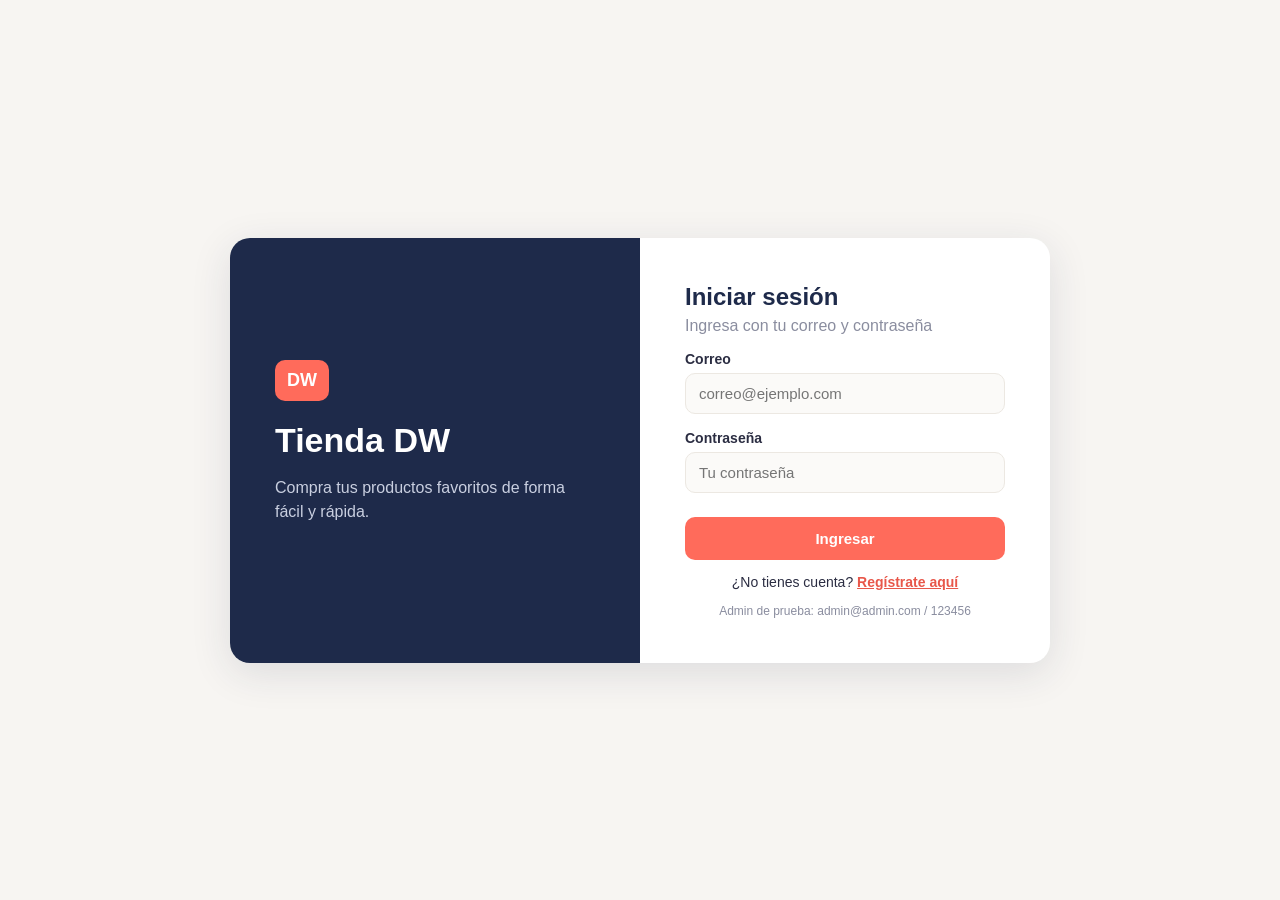
<file: index.html>
<!DOCTYPE html>
<html lang="es">
<head>
  <meta charset="UTF-8">
  <meta name="viewport" content="width=device-width, initial-scale=1.0">
  <title>Login - Tienda DW</title>
  <link rel="stylesheet" href="css/styles.css">
</head>
<body class="pagina-login">

  <div class="login">
    <div class="login-lado">
      <span class="logo-cuadro">DW</span>
      <h1>Tienda DW</h1>
      <p>Compra tus productos favoritos de forma fácil y rápida.</p>
    </div>

    <div class="login-form">
      <h2>Iniciar sesión</h2>
      <p class="subtitulo">Ingresa con tu correo y contraseña</p>

      <form id="formLogin" novalidate>
        <label for="correo">Correo</label>
        <input type="email" id="correo" placeholder="correo@ejemplo.com">

        <label for="contrasena">Contraseña</label>
        <input type="password" id="contrasena" placeholder="Tu contraseña">

        <button type="submit">Ingresar</button>
      </form>

      <p id="mensaje" class="mensaje"></p>

      <p class="texto-centro">¿No tienes cuenta? <a href="registro.html">Regístrate aquí</a></p>
      <p class="nota">Admin de prueba: admin@admin.com / 123456</p>
    </div>
  </div>

  <script src="js/datos.js"></script>
  <script src="js/login.js"></script>
</body>
</html>
</file>
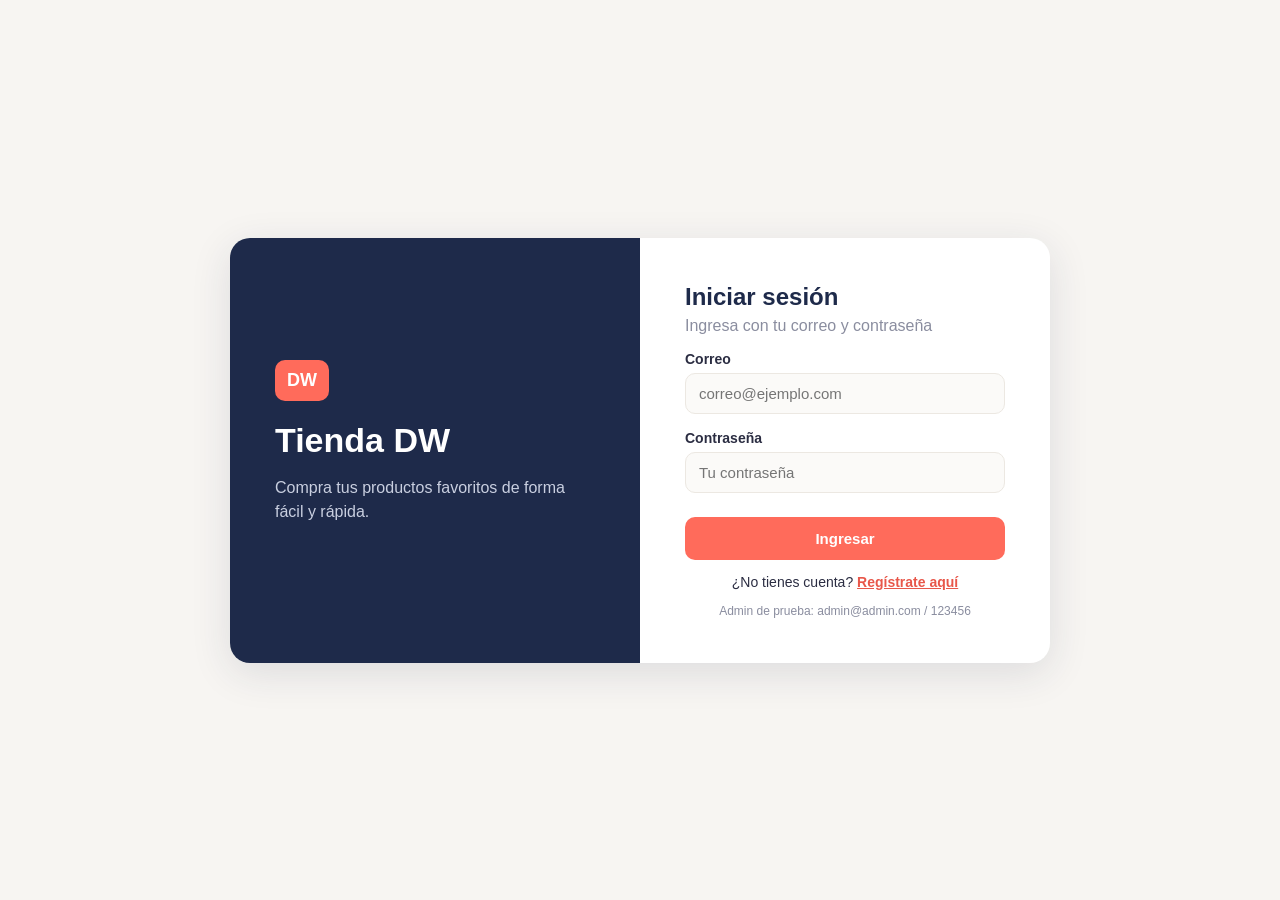
<file: clientes.html>
<!DOCTYPE html>
<html lang="es">
<head>
  <meta charset="UTF-8">
  <meta name="viewport" content="width=device-width, initial-scale=1.0">
  <title>Clientes - Tienda DW</title>
  <link rel="stylesheet" href="css/styles.css">
</head>
<body>

  <nav id="menu" class="menu"></nav>

  <main class="contenedor">

    <!-- Vista del administrador: listado de clientes -->
    <section id="seccionAdmin" class="oculto">
      <h1>Clientes</h1>
      <p class="subtitulo">Listado de clientes registrados.</p>
      <div class="tarjeta">
        <div class="tabla-scroll">
          <table>
            <thead>
              <tr>
                <th>Id</th>
                <th>Nombre</th>
                <th>Apellido</th>
                <th>Correo</th>
                <th>Fecha</th>
              </tr>
            </thead>
            <tbody id="tablaClientes"></tbody>
          </table>
        </div>
      </div>
    </section>

    <!-- Vista del cliente: su propio perfil -->
    <section id="seccionPerfil" class="oculto">
      <h1>Mi perfil</h1>
      <p class="subtitulo">Estos son tus datos como cliente.</p>

      <div id="avisoDatos" class="aviso oculto">
        Es tu primer ingreso. Debes completar tus datos antes de realizar una compra.
      </div>

      <p id="mensaje" class="mensaje"></p>

      <div class="tarjeta">
        <form id="formCliente" novalidate>
          <label for="nombre">Nombre</label>
          <input type="text" id="nombre">

          <label for="apellido">Apellido</label>
          <input type="text" id="apellido">

          <label for="correo">Correo</label>
          <input type="email" id="correo">

          <label for="fecha">Fecha de registro</label>
          <input type="text" id="fecha" readonly>

          <div class="botones">
            <button type="submit">Guardar</button>
          </div>
        </form>
      </div>
    </section>

  </main>

  <script src="js/datos.js"></script>
  <script src="js/clientes.js"></script>
</body>
</html>
</file>
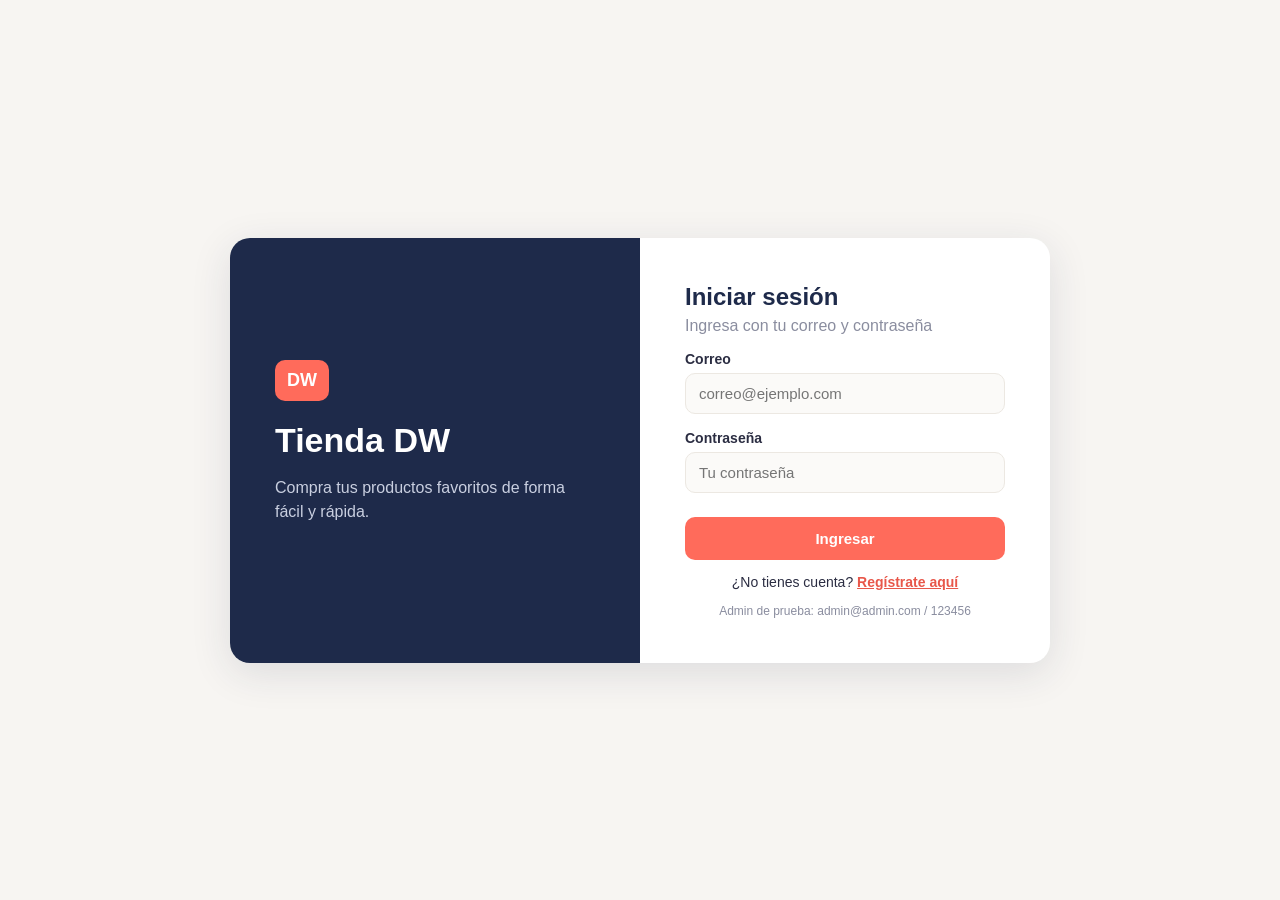
<file: compra.html>
<!DOCTYPE html>
<html lang="es">
<head>
  <meta charset="UTF-8">
  <meta name="viewport" content="width=device-width, initial-scale=1.0">
  <title>Compra - Tienda DW</title>
  <link rel="stylesheet" href="css/styles.css">
</head>
<body>

  <nav id="menu" class="menu"></nav>

  <main class="contenedor">
    <h1>Compra</h1>
    <p class="subtitulo">Elige los productos y la cantidad que quieres comprar.</p>

    <div id="avisoDatos" class="aviso oculto">
      Debes completar tus datos antes de realizar una compra.
      <a href="clientes.html">Completar mis datos</a>
    </div>

    <div id="avisoProductos" class="aviso oculto">
      No hay productos disponibles para realizar una compra.
    </div>

    <p id="mensaje" class="mensaje"></p>

    <div id="zonaCompra" class="oculto">
      <div id="listaProductos" class="lista-productos"></div>

      <div class="tarjeta">
        <h2>Resumen de la compra</h2>
        <div class="tabla-scroll">
          <table>
            <thead>
              <tr>
                <th>Producto</th>
                <th>Cantidad</th>
                <th>Valor unitario</th>
                <th>Subtotal</th>
                <th></th>
              </tr>
            </thead>
            <tbody id="tablaResumen"></tbody>
          </table>
        </div>

        <div class="pie-resumen">
          <p class="total">Total: <span id="total">$0</span></p>
          <button id="btnConfirmar">Confirmar compra</button>
        </div>
      </div>
    </div>
  </main>

  <script src="js/datos.js"></script>
  <script src="js/compra.js"></script>
</body>
</html>
</file>
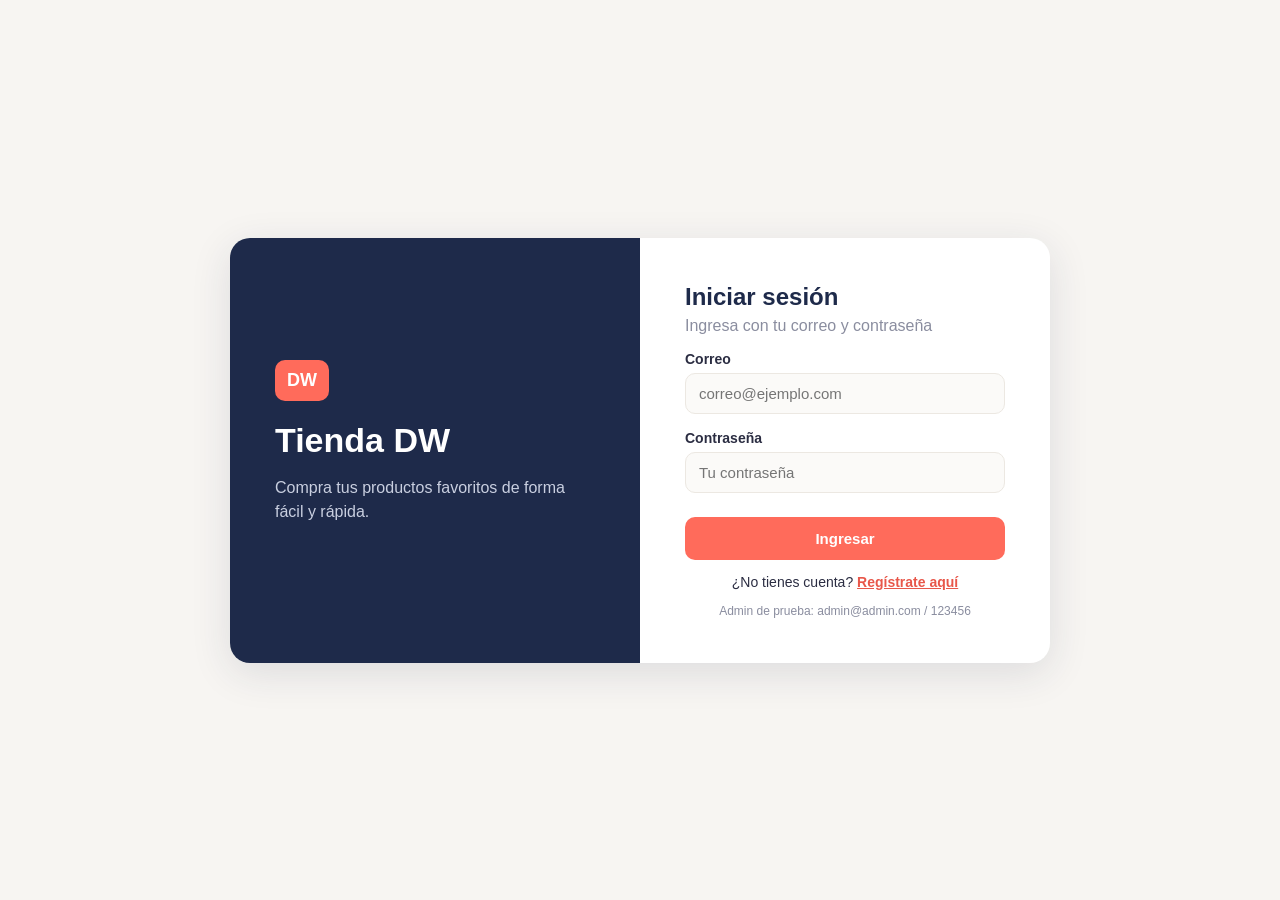
<file: compras.html>
<!DOCTYPE html>
<html lang="es">
<head>
  <meta charset="UTF-8">
  <meta name="viewport" content="width=device-width, initial-scale=1.0">
  <title>Compras - Tienda DW</title>
  <link rel="stylesheet" href="css/styles.css">
</head>
<body>

  <nav id="menu" class="menu"></nav>

  <main class="contenedor">
    <h1 id="titulo">Compras</h1>
    <p class="subtitulo">Historial de compras realizadas.</p>

    <div class="tarjeta">
      <div class="tabla-scroll">
        <table>
          <thead>
            <tr>
              <th>Id compra</th>
              <th>Cliente</th>
              <th>Fecha</th>
              <th>Total</th>
              <th>Acción</th>
            </tr>
          </thead>
          <tbody id="tablaCompras"></tbody>
        </table>
      </div>
    </div>

    <div id="seccionDetalle" class="tarjeta oculto">
      <h2 id="tituloDetalle">Detalle de la compra</h2>
      <div class="tabla-scroll">
        <table>
          <thead>
            <tr>
              <th>Producto</th>
              <th>Cantidad</th>
              <th>Valor</th>
            </tr>
          </thead>
          <tbody id="tablaDetalle"></tbody>
        </table>
      </div>
    </div>
  </main>

  <script src="js/datos.js"></script>
  <script src="js/compras.js"></script>
</body>
</html>
</file>
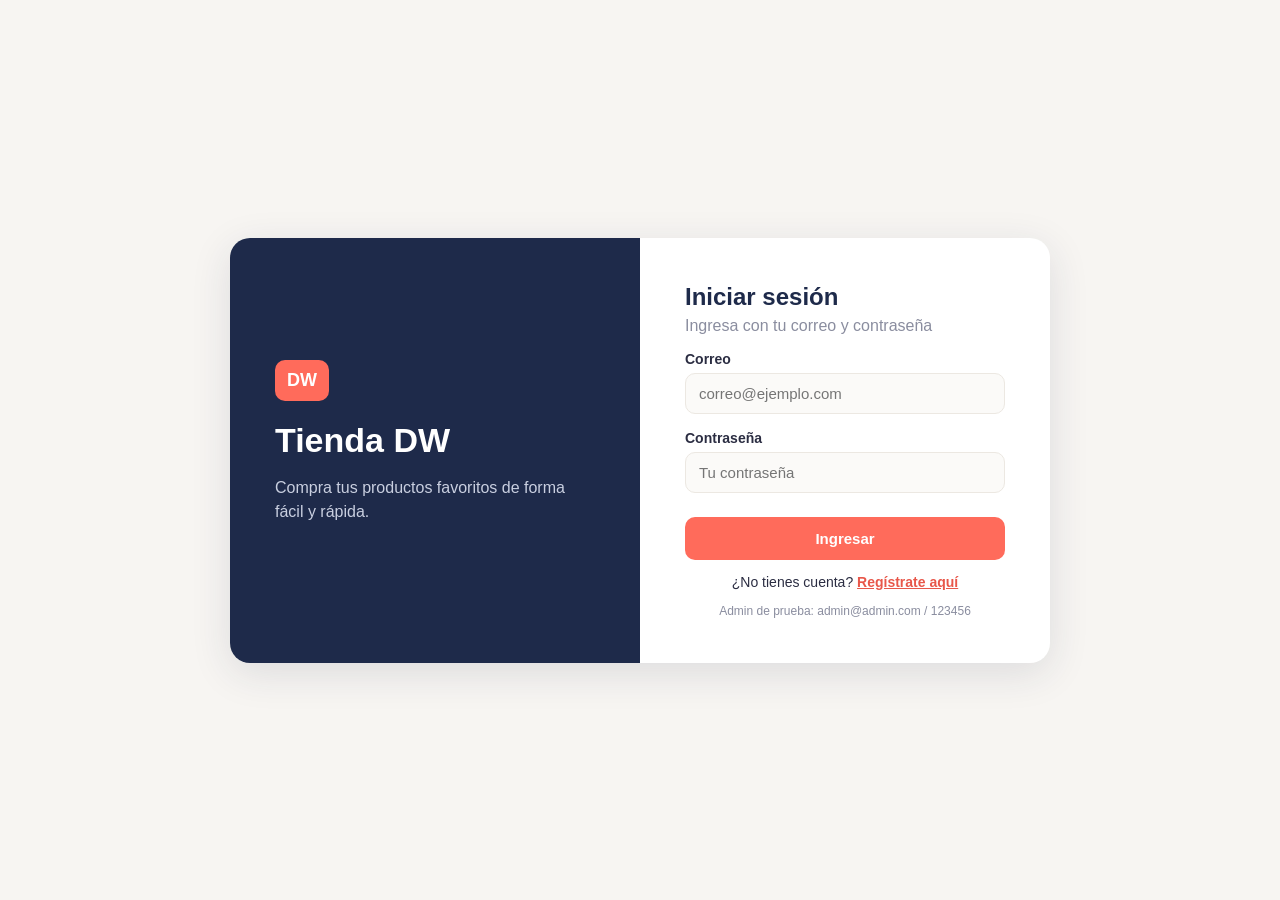
<file: home.html>
<!DOCTYPE html>
<html lang="es">
<head>
  <meta charset="UTF-8">
  <meta name="viewport" content="width=device-width, initial-scale=1.0">
  <title>Inicio - Tienda DW</title>
  <link rel="stylesheet" href="css/styles.css">
</head>
<body>

  <nav id="menu" class="menu"></nav>

  <main class="contenedor">

    <!-- Inicio del administrador -->
    <section id="homeAdmin" class="oculto">
      <h1>Bienvenido, Administrador</h1>
      <p class="subtitulo">Este es el resumen de la tienda.</p>

      <div class="tarjetas">
        <div class="tarjeta dato">
          <span class="circulo coral">U</span>
          <div>
            <h3>Usuarios</h3>
            <p class="numero" id="totalUsuarios">0</p>
            <p class="pequeno" id="totalPendientes"></p>
          </div>
        </div>
        <div class="tarjeta dato">
          <span class="circulo azul">C</span>
          <div>
            <h3>Clientes</h3>
            <p class="numero" id="totalClientes">0</p>
          </div>
        </div>
        <div class="tarjeta dato">
          <span class="circulo verde">P</span>
          <div>
            <h3>Productos</h3>
            <p class="numero" id="totalProductos">0</p>
          </div>
        </div>
        <div class="tarjeta dato">
          <span class="circulo amarillo">$</span>
          <div>
            <h3>Compras</h3>
            <p class="numero" id="totalCompras">0</p>
          </div>
        </div>
      </div>
    </section>

    <!-- Inicio del cliente -->
    <section id="homeCliente" class="oculto">
      <h1 id="saludoCliente">Bienvenido</h1>
      <p class="subtitulo">¿Qué quieres hacer hoy?</p>

      <div id="avisoDatos" class="aviso oculto">
        Debes completar tus datos antes de realizar una compra.
        <a href="clientes.html">Completar mis datos</a>
      </div>

      <div class="tarjetas">
        <a class="tarjeta acceso" href="clientes.html">
          <span class="circulo azul">P</span>
          <h3>Mi perfil</h3>
          <p>Consulta y edita tus datos.</p>
        </a>
        <a class="tarjeta acceso" href="compra.html">
          <span class="circulo coral">$</span>
          <h3>Comprar</h3>
          <p>Mira los productos y haz tu compra.</p>
        </a>
        <a class="tarjeta acceso" href="compras.html">
          <span class="circulo verde">C</span>
          <h3>Mis compras</h3>
          <p>Revisa las compras que has hecho.</p>
        </a>
      </div>
    </section>

  </main>

  <script src="js/datos.js"></script>
  <script src="js/home.js"></script>
</body>
</html>
</file>
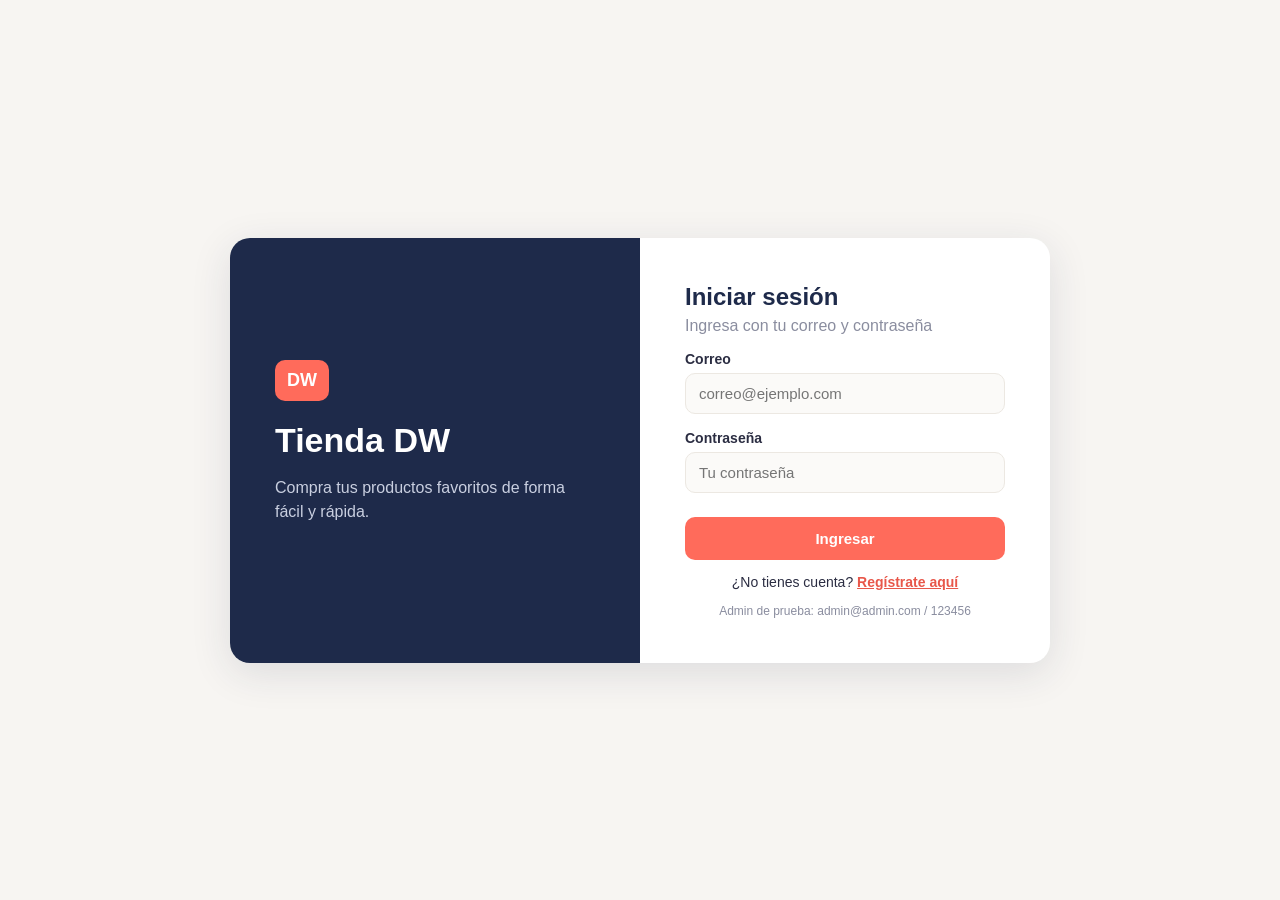
<file: productos.html>
<!DOCTYPE html>
<html lang="es">
<head>
  <meta charset="UTF-8">
  <meta name="viewport" content="width=device-width, initial-scale=1.0">
  <title>Productos - Tienda DW</title>
  <link rel="stylesheet" href="css/styles.css">
</head>
<body>

  <nav id="menu" class="menu"></nav>

  <main class="contenedor">
    <h1>Productos</h1>
    <p class="subtitulo">Crea y edita los productos de la tienda.</p>

    <p id="mensaje" class="mensaje"></p>

    <div class="tarjeta">
      <h2 id="tituloFormulario">Nuevo producto</h2>

      <form id="formProducto" novalidate>
        <!-- Si tiene un id, se está editando un producto -->
        <input type="hidden" id="idProducto">

        <label for="nombre">Nombre</label>
        <input type="text" id="nombre">

        <label for="descripcion">Descripción</label>
        <textarea id="descripcion" rows="3"></textarea>

        <label for="valorUnitario">Valor unitario</label>
        <input type="number" id="valorUnitario" min="1">

        <label for="stock">Stock</label>
        <input type="number" id="stock" min="0" step="1">

        <div class="botones">
          <button type="submit" id="btnGuardar">Guardar</button>
          <button type="button" id="btnCancelar" class="btn-secundario">Cancelar</button>
        </div>
      </form>
    </div>

    <div class="tarjeta">
      <h2>Listado de productos</h2>
      <div class="tabla-scroll">
        <table>
          <thead>
            <tr>
              <th>Nombre</th>
              <th>Descripción</th>
              <th>Valor unitario</th>
              <th>Stock</th>
              <th>Acción</th>
            </tr>
          </thead>
          <tbody id="tablaProductos"></tbody>
        </table>
      </div>
    </div>
  </main>

  <script src="js/datos.js"></script>
  <script src="js/productos.js"></script>
</body>
</html>
</file>
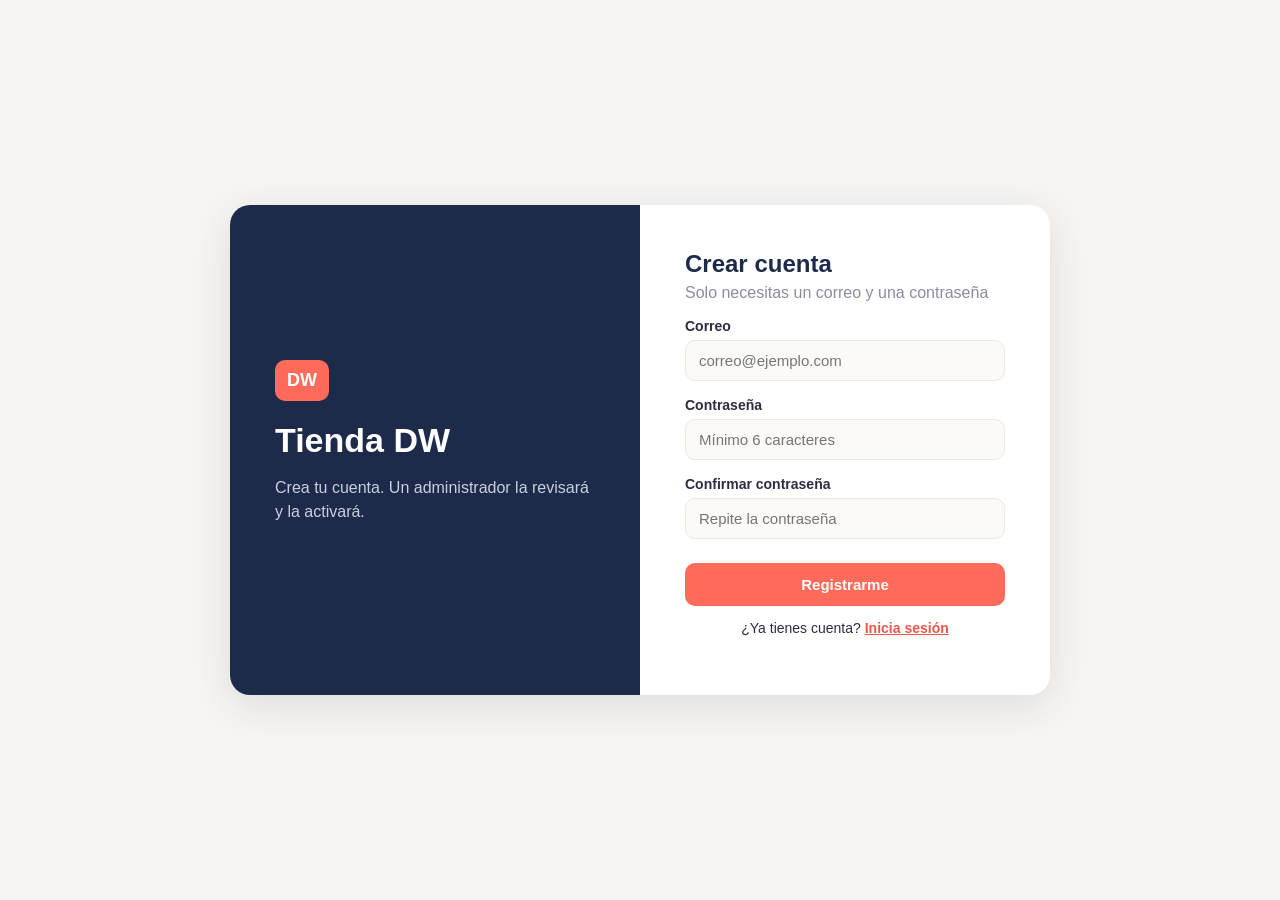
<file: registro.html>
<!DOCTYPE html>
<html lang="es">
<head>
  <meta charset="UTF-8">
  <meta name="viewport" content="width=device-width, initial-scale=1.0">
  <title>Registro - Tienda DW</title>
  <link rel="stylesheet" href="css/styles.css">
</head>
<body class="pagina-login">

  <div class="login">
    <div class="login-lado">
      <span class="logo-cuadro">DW</span>
      <h1>Tienda DW</h1>
      <p>Crea tu cuenta. Un administrador la revisará y la activará.</p>
    </div>

    <div class="login-form">
      <h2>Crear cuenta</h2>
      <p class="subtitulo">Solo necesitas un correo y una contraseña</p>

      <form id="formRegistro" novalidate>
        <label for="correo">Correo</label>
        <input type="email" id="correo" placeholder="correo@ejemplo.com">

        <label for="contrasena">Contraseña</label>
        <input type="password" id="contrasena" placeholder="Mínimo 6 caracteres">

        <label for="confirmar">Confirmar contraseña</label>
        <input type="password" id="confirmar" placeholder="Repite la contraseña">

        <button type="submit">Registrarme</button>
      </form>

      <p id="mensaje" class="mensaje"></p>

      <p class="texto-centro">¿Ya tienes cuenta? <a href="index.html">Inicia sesión</a></p>
    </div>
  </div>

  <script src="js/datos.js"></script>
  <script src="js/registro.js"></script>
</body>
</html>
</file>
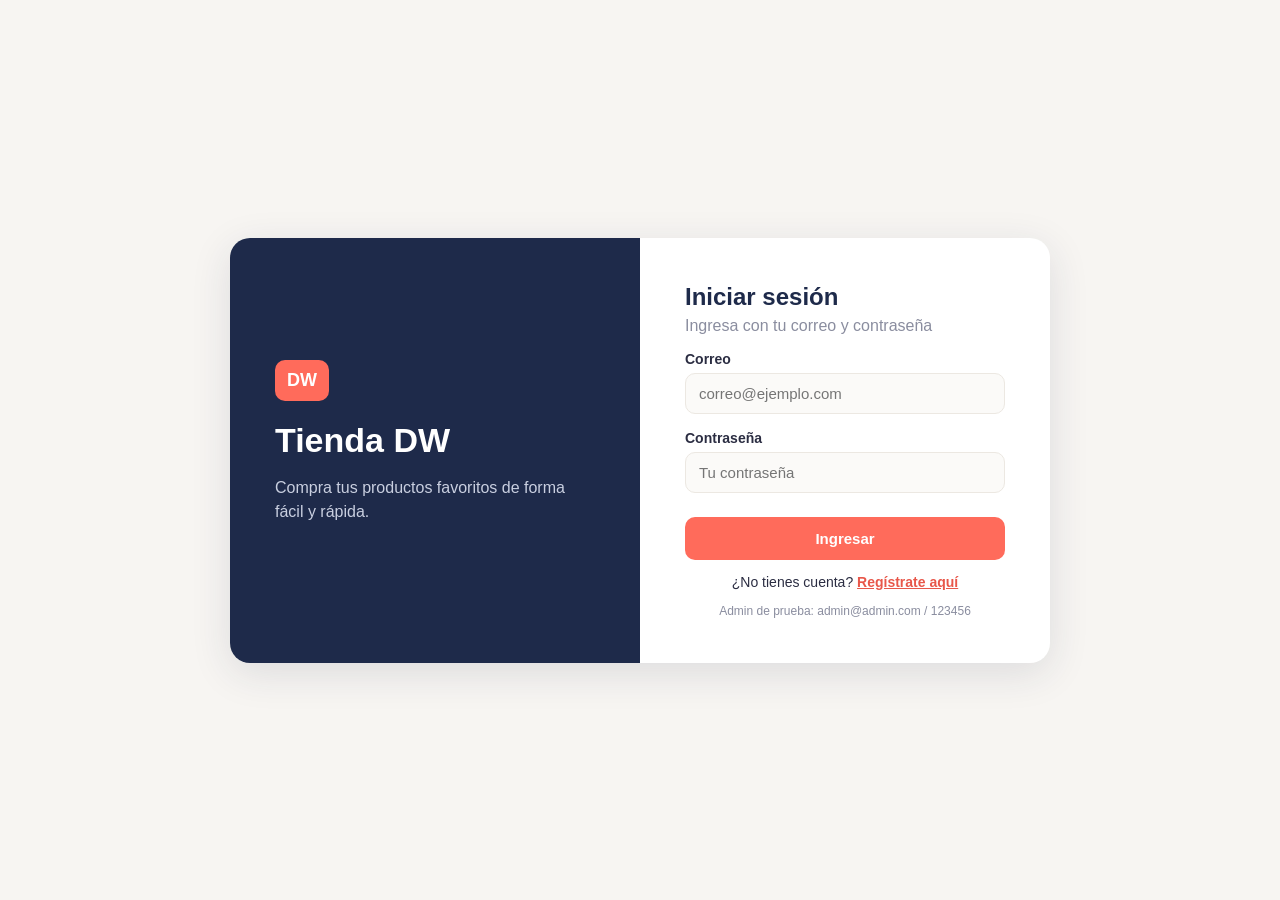
<file: usuarios.html>
<!DOCTYPE html>
<html lang="es">
<head>
  <meta charset="UTF-8">
  <meta name="viewport" content="width=device-width, initial-scale=1.0">
  <title>Usuarios - Tienda DW</title>
  <link rel="stylesheet" href="css/styles.css">
</head>
<body>

  <nav id="menu" class="menu"></nav>

  <main class="contenedor">
    <h1>Usuarios</h1>
    <p class="subtitulo">Activa las cuentas nuevas y asígnales un rol.</p>

    <p id="mensaje" class="mensaje"></p>

    <div class="tarjeta">
      <h2>Usuarios pendientes</h2>
      <p>Selecciona el rol y activa la cuenta.</p>
      <div class="tabla-scroll">
        <table>
          <thead>
            <tr>
              <th>Correo</th>
              <th>Rol</th>
              <th>Acción</th>
            </tr>
          </thead>
          <tbody id="tablaPendientes"></tbody>
        </table>
      </div>
    </div>

    <div class="tarjeta">
      <h2>Todos los usuarios</h2>
      <div class="tabla-scroll">
        <table>
          <thead>
            <tr>
              <th>Correo</th>
              <th>Rol</th>
              <th>Estado</th>
            </tr>
          </thead>
          <tbody id="tablaUsuarios"></tbody>
        </table>
      </div>
    </div>
  </main>

  <script src="js/datos.js"></script>
  <script src="js/usuarios.js"></script>
</body>
</html>
</file>
<file: css/styles.css>
/* Colores de la página */
:root {
  --azul: #1e2a4a;
  --coral: #ff6b5b;
  --coral-oscuro: #e8574a;
  --coral-claro: #fff0ed;
  --fondo: #f7f5f2;
  --texto: #2b2d42;
  --gris: #8a8d9f;
  --borde: #ece8e2;
}

* {
  box-sizing: border-box;
}

body {
  margin: 0;
  font-family: "Segoe UI", Arial, sans-serif;
  background-color: var(--fondo);
  color: var(--texto);
}

h1 {
  font-size: 30px;
  margin: 0;
  color: var(--azul);
}

h2 {
  font-size: 19px;
  margin-top: 0;
  color: var(--azul);
}

h3 {
  margin: 0;
  font-size: 15px;
  color: var(--gris);
  font-weight: 600;
}

a {
  color: var(--coral-oscuro);
  font-weight: 600;
}

.subtitulo {
  color: var(--gris);
  margin: 6px 0 25px;
}

.pequeno {
  margin: 0;
  font-size: 13px;
  color: var(--gris);
}

.oculto {
  display: none;
}

/* ---------- Menú ---------- */

.menu {
  display: flex;
  flex-wrap: wrap;
  align-items: center;
  justify-content: space-between;
  gap: 12px;
  background-color: var(--azul);
  padding: 14px 30px;
}

.logo {
  display: flex;
  align-items: center;
  gap: 10px;
  color: white;
  font-size: 20px;
  font-weight: bold;
}

.logo-cuadro {
  display: inline-block;
  background-color: var(--coral);
  color: white;
  font-size: 14px;
  font-weight: bold;
  padding: 7px 8px;
  border-radius: 10px;
}

.menu .enlaces {
  display: flex;
  flex-wrap: wrap;
  gap: 6px;
}

.menu .enlaces a {
  color: #c9cfe0;
  text-decoration: none;
  font-weight: normal;
  padding: 8px 15px;
  border-radius: 20px;
}

.menu .enlaces a:hover {
  color: white;
  background-color: rgba(255, 255, 255, 0.08);
}

.menu .enlaces a.activo {
  background-color: var(--coral);
  color: white;
}

.menu .enlaces #btnSalir {
  border: 1px solid rgba(255, 255, 255, 0.25);
}

.usuario-menu {
  color: #c9cfe0;
  font-size: 13px;
  background-color: rgba(255, 255, 255, 0.08);
  padding: 6px 12px;
  border-radius: 20px;
}

/* ---------- Contenido ---------- */

.contenedor {
  max-width: 1050px;
  margin: 35px auto;
  padding: 0 20px;
}

.tarjeta {
  background-color: white;
  border-radius: 16px;
  padding: 25px;
  margin-bottom: 22px;
  box-shadow: 0 4px 18px rgba(30, 42, 74, 0.06);
}

.tarjetas {
  display: flex;
  flex-wrap: wrap;
  gap: 18px;
}

.tarjetas .tarjeta {
  flex: 1;
  min-width: 200px;
}

/* Tarjetas del inicio del admin */
.dato {
  display: flex;
  align-items: center;
  gap: 18px;
}

.numero {
  font-size: 32px;
  font-weight: bold;
  color: var(--azul);
  margin: 2px 0;
}

/* Círculo con una letra, se usa como "icono" */
.circulo {
  display: flex;
  justify-content: center;
  align-items: center;
  width: 52px;
  height: 52px;
  border-radius: 14px;
  font-size: 20px;
  font-weight: bold;
  flex-shrink: 0;
}

.circulo.coral {
  background-color: var(--coral-claro);
  color: var(--coral-oscuro);
}

.circulo.azul {
  background-color: #e9eefb;
  color: #3d5bb8;
}

.circulo.verde {
  background-color: #e5f6ed;
  color: #2a9460;
}

.circulo.amarillo {
  background-color: #fff5d9;
  color: #c48a00;
}

/* Accesos del inicio del cliente */
.acceso {
  text-decoration: none;
  color: var(--texto);
  font-weight: normal;
  border: 2px solid transparent;
}

.acceso .circulo {
  margin-bottom: 15px;
}

.acceso h3 {
  color: var(--azul);
  font-size: 18px;
}

.acceso p {
  color: var(--gris);
  margin-bottom: 0;
}

.acceso:hover {
  border-color: var(--coral);
}

/* ---------- Formularios ---------- */

form label {
  display: block;
  margin-top: 16px;
  margin-bottom: 6px;
  font-size: 14px;
  font-weight: 600;
}

input,
select,
textarea {
  width: 100%;
  padding: 11px 13px;
  border: 1px solid var(--borde);
  background-color: #fbfaf8;
  border-radius: 10px;
  font-size: 15px;
  font-family: inherit;
  color: var(--texto);
}

input:focus,
select:focus,
textarea:focus {
  outline: none;
  border-color: var(--coral);
  background-color: white;
}

input[readonly] {
  background-color: #f0eee9;
  color: var(--gris);
}

button {
  background-color: var(--coral);
  color: white;
  border: none;
  padding: 10px 20px;
  border-radius: 10px;
  font-size: 14px;
  font-weight: 600;
  font-family: inherit;
  cursor: pointer;
}

button:hover {
  background-color: var(--coral-oscuro);
}

button:disabled {
  background-color: #d5d3ce;
  cursor: not-allowed;
}

.btn-secundario {
  background-color: #efece7;
  color: var(--texto);
}

.btn-secundario:hover {
  background-color: #e2ded7;
}

.btn-peligro {
  background-color: transparent;
  color: #d9534f;
  border: 1px solid #f1c4c2;
  padding: 6px 12px;
}

.btn-peligro:hover {
  background-color: #fdeeee;
}

.botones {
  display: flex;
  gap: 10px;
  margin-top: 22px;
}

/* ---------- Tablas ---------- */

.tabla-scroll {
  overflow-x: auto;
}

table {
  width: 100%;
  border-collapse: collapse;
}

th,
td {
  padding: 13px 12px;
  text-align: left;
}

th {
  color: var(--gris);
  font-size: 12px;
  text-transform: uppercase;
  letter-spacing: 0.5px;
  border-bottom: 2px solid var(--borde);
}

td {
  border-bottom: 1px solid var(--borde);
}

tbody tr:last-child td {
  border-bottom: none;
}

tbody tr:hover {
  background-color: #fcfbf9;
}

td select {
  min-width: 140px;
  padding: 8px 10px;
}

td button {
  padding: 7px 14px;
}

/* Estado de los usuarios */
.estado-pendiente,
.estado-activo {
  font-size: 13px;
  font-weight: 600;
}

.estado-pendiente {
  color: #c48a00;
}

.estado-activo {
  color: #2a9460;
}

/* ---------- Productos de la compra ---------- */

.lista-productos {
  display: flex;
  flex-wrap: wrap;
  gap: 18px;
  margin-bottom: 25px;
}

.producto {
  flex: 1;
  min-width: 220px;
  max-width: 330px;
  background-color: white;
  border-radius: 16px;
  padding: 22px;
  border-top: 5px solid var(--coral);
  box-shadow: 0 4px 18px rgba(30, 42, 74, 0.06);
  display: flex;
  flex-direction: column;
}

.producto h3 {
  color: var(--azul);
  font-size: 18px;
}

.producto .descripcion {
  color: var(--gris);
  font-size: 14px;
  flex-grow: 1;
}

.producto .precio {
  font-size: 24px;
  font-weight: bold;
  color: var(--azul);
  margin: 5px 0;
}

.producto .stock {
  font-size: 13px;
  color: var(--gris);
  margin-top: 0;
}

.producto .agregar {
  display: flex;
  gap: 8px;
}

.producto .agregar input {
  width: 75px;
}

.producto .agregar button {
  flex: 1;
}

.producto.agotado {
  border-top-color: #d5d3ce;
  opacity: 0.7;
}

.etiqueta-agotado {
  text-align: center;
  background-color: #efece7;
  color: var(--gris);
  font-weight: 600;
  padding: 10px;
  border-radius: 10px;
  margin: 0;
}

.pie-resumen {
  display: flex;
  justify-content: flex-end;
  align-items: center;
  gap: 20px;
  margin-top: 15px;
  padding-top: 15px;
  border-top: 2px solid var(--borde);
}

.total {
  font-size: 20px;
  margin: 0;
}

#total {
  color: var(--coral-oscuro);
  font-weight: bold;
  font-size: 24px;
}

/* ---------- Mensajes ---------- */

.mensaje {
  padding: 12px 15px;
  border-radius: 10px;
  display: none;
  font-size: 14px;
}

.mensaje.exito {
  display: block;
  background-color: #e5f6ed;
  color: #1f7a4d;
}

.mensaje.error {
  display: block;
  background-color: #fdeeee;
  color: #b93a36;
}

.aviso {
  background-color: #fff5d9;
  color: #8a6400;
  padding: 13px 15px;
  border-radius: 10px;
  margin-bottom: 18px;
  font-size: 14px;
}

/* ---------- Login y registro ---------- */

.pagina-login {
  display: flex;
  justify-content: center;
  align-items: center;
  min-height: 100vh;
  padding: 20px;
}

.login {
  display: flex;
  width: 100%;
  max-width: 820px;
  background-color: white;
  border-radius: 20px;
  overflow: hidden;
  box-shadow: 0 10px 40px rgba(30, 42, 74, 0.12);
}

.login-lado {
  flex: 1;
  background-color: var(--azul);
  color: white;
  padding: 45px;
  display: flex;
  flex-direction: column;
  justify-content: center;
}

.login-lado .logo-cuadro {
  align-self: flex-start;
  font-size: 18px;
  padding: 10px 12px;
}

.login-lado h1 {
  color: white;
  font-size: 34px;
  margin-top: 20px;
}

.login-lado p {
  color: #c9cfe0;
  line-height: 1.5;
}

.login-form {
  flex: 1;
  padding: 45px;
}

.login-form h2 {
  font-size: 24px;
  margin-bottom: 0;
}

.login-form .subtitulo {
  margin-bottom: 10px;
}

.login-form button {
  width: 100%;
  margin-top: 24px;
  padding: 13px;
  font-size: 15px;
}

.login-form .mensaje {
  margin-top: 15px;
}

.texto-centro {
  text-align: center;
  font-size: 14px;
}

.nota {
  text-align: center;
  font-size: 12px;
  color: var(--gris);
  margin-bottom: 0;
}

/* En celular el login se pone en una sola columna */
@media (max-width: 650px) {
  .login {
    flex-direction: column;
  }

  .login-lado,
  .login-form {
    padding: 30px;
  }

  .menu {
    padding: 12px 15px;
  }
}
</file>
